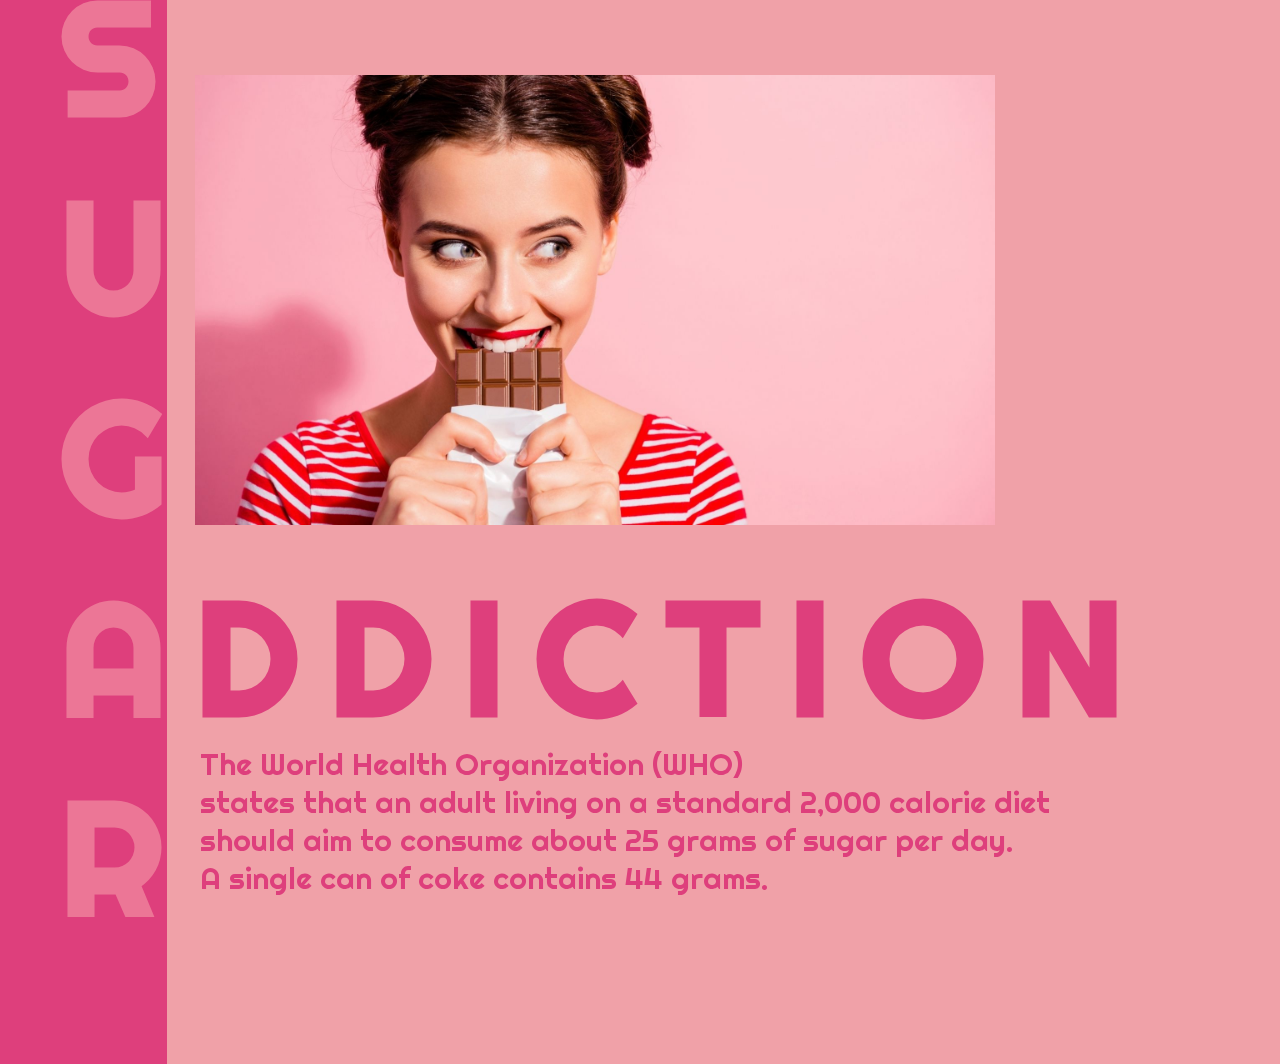
<file: index.html>
<!DOCTYPE html>
<html lang="en" dir="ltr">
  <head>
    <meta charset="utf-8">
    <title>sugar addiction!!!</title>
    <link rel="stylesheet" href="style.css">
  </head>
  <body>
    <div class="menu">
      <p><a class="navLink" href="index.html">HOME</a></p>
      <p><a class="navLink" href="page2.html">ISSUE</a></p>
      <p><a class="navLink" href="page3.html">MORE</a></p>
    </div>

    <div class="theTitle">
      <h1>S<br>U<br>G<br>A<br>R</h1>
  
    </div>

    <<div class="title2">
      <h1>DDICTION</h1>
    </div>

    <div class="intro">
      <p>The World Health Organization (WHO) <br>states that an adult living on a standard 2,000 calorie diet<br>
         should aim to consume about 25 grams of sugar per day.<br>
         A single can of coke contains 44 grams.<p>
    </div>

    <div class="image">
      <img src="cola" />
    </div>
    <div class="image2">
      <img src="choco" />
    </div>

  </body>
</html>
</file>
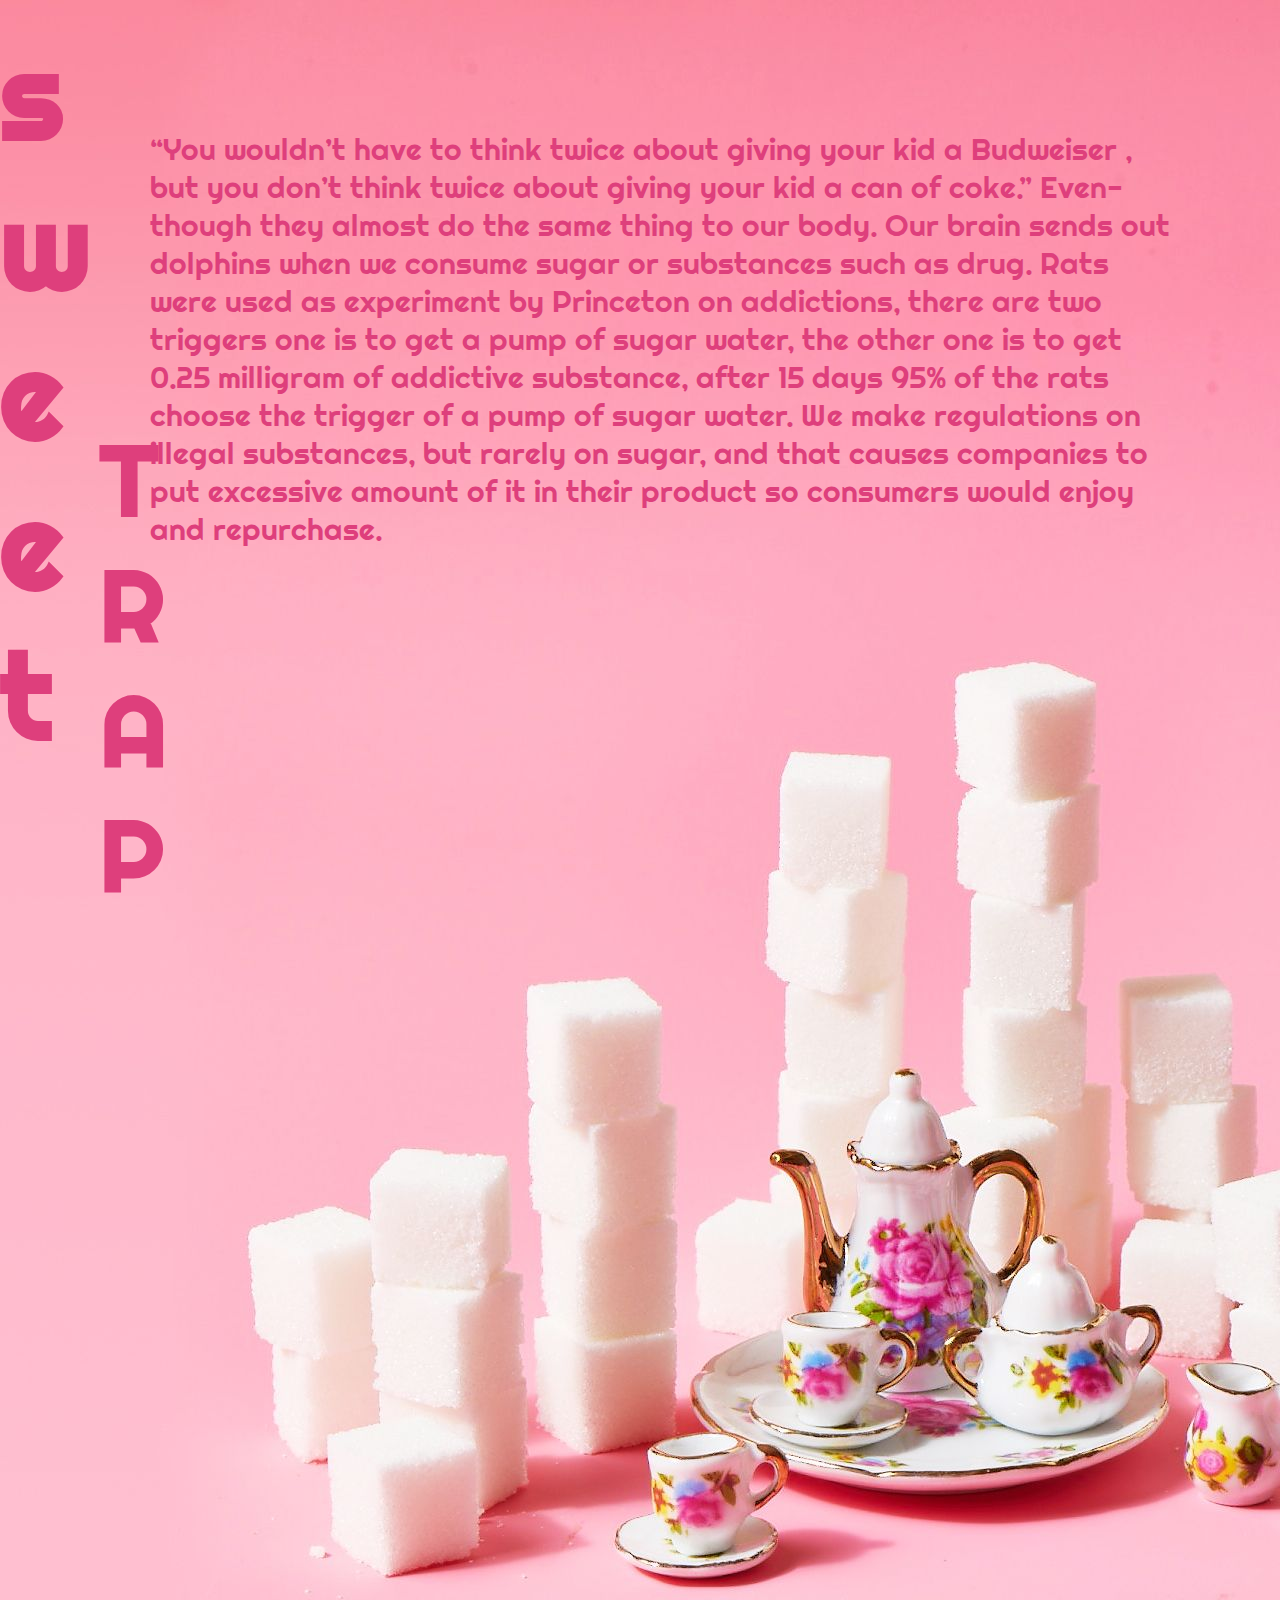
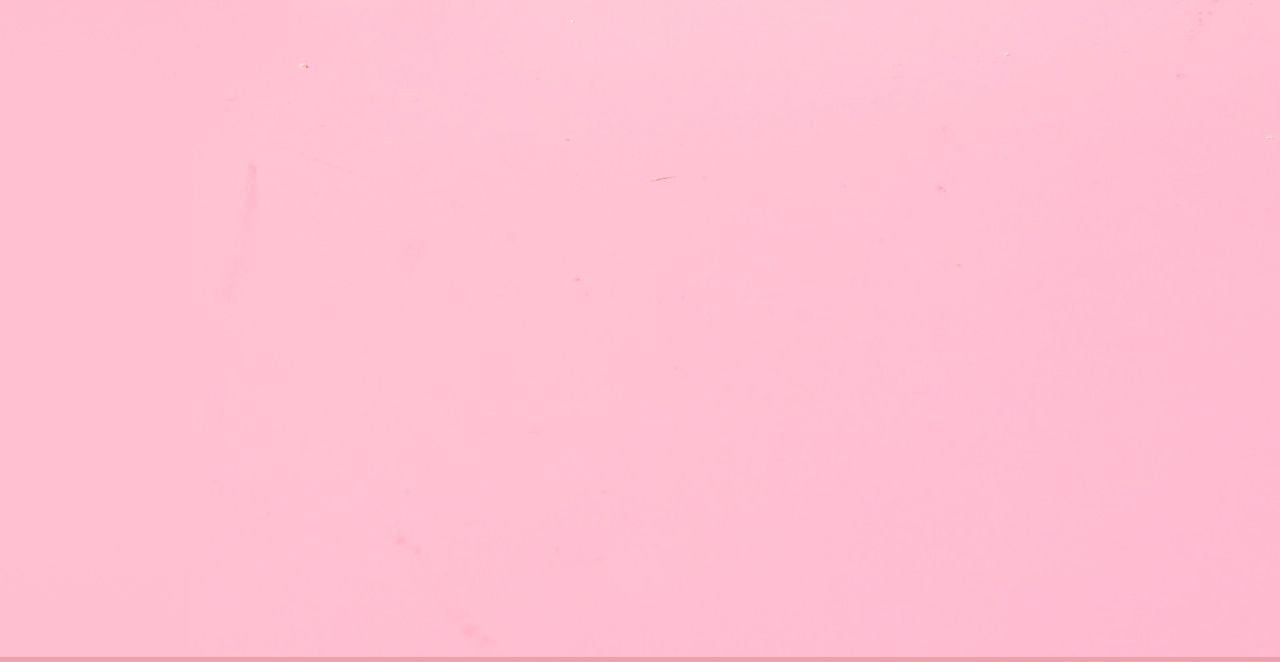
<file: page2.html>
<!DOCTYPE html>
<html lang="en" dir="ltr">
  <head>
    <meta charset="utf-8">
    <title>sugar addiction!!!</title>
    <link rel="stylesheet" href="style.css">

  </head>
  <body>
    <div class="subti">
      <h1>s<br>w<br>e<br>e<br>t<h1>
    </div>
    <div class="subti2">
      <h1>T<br>R<br>A<br>P<h1>
    </div>
    <div class="text">
      <p>“You wouldn’t have to think twice about giving your kid a Budweiser , but you don’t think twice about giving your kid a can of coke.” Even-though they almost do the same thing to our body. Our brain sends out dolphins when we consume sugar or substances such as drug. Rats were used as experiment by Princeton on addictions, there are two triggers one is to get a pump of sugar water, the other one is to get 0.25 milligram of addictive substance, after 15 days 95% of the rats choose the trigger of a pump of sugar water. We make regulations on illegal substances, but rarely on sugar, and that causes companies to put excessive amount of it in their product so consumers would enjoy and repurchase.</p>
    </div>

    <div class="container1">
      <div class="thumbnail"> <img src="sugar-1.jpeg"></div>
    
    </div>

    <div class="menu">
      <p><a class="navLink" href="index.html">HOME</a></p>
      <p><a class="navLink" href="page2.html">ISSUE</a></p>
      <p><a class="navLink" href="page3.html">MORE</a></p>
    </div>
  </body>
</html>
</file>
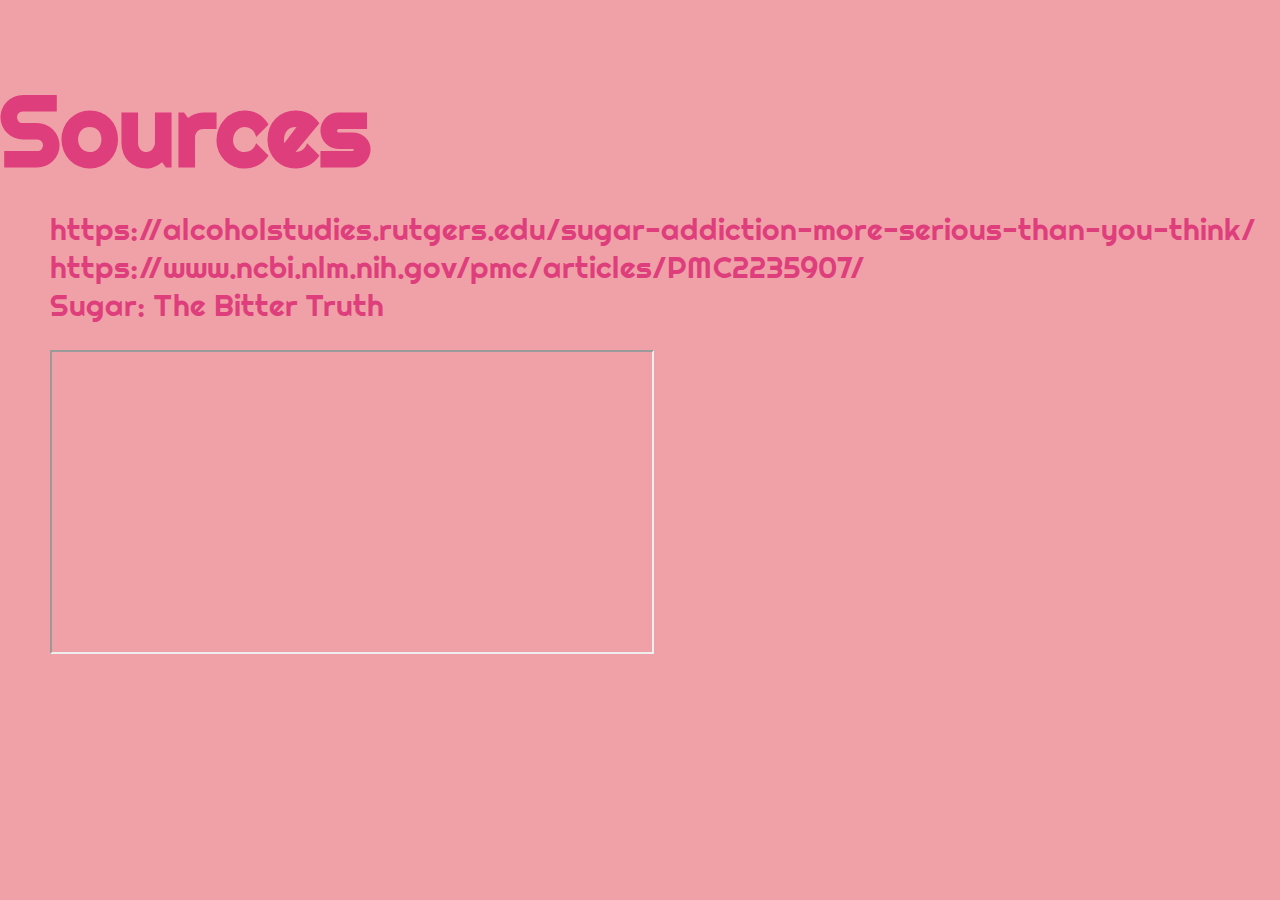
<file: page3.html>
<!DOCTYPE html>
<html lang="en" dir="ltr">
  <head>
    <meta charset="utf-8">
    <title>sugar addiction!!!</title>
    <link rel="stylesheet" href="style.css">

  </head>
  <body>

    <div class="menu">
      <p><a class="navLink" href="index.html">HOME</a></p>
      <p><a class="navLink" href="page2.html">ISSUE</a></p>
      <p><a class="navLink" href="page3.html">MORE</a></p>
    </div>

    <div class="sources">
      <h1>Sources</h1>
    </div>

    <div class="text2">
      <p>https://alcoholstudies.rutgers.edu/sugar-addiction-more-serious-than-you-think/<br>https://www.ncbi.nlm.nih.gov/pmc/articles/PMC2235907/<br>Sugar: The Bitter Truth</p>
    </div>

    <div class="vd">
      <iframe width="600" height="300" src="https://www.youtube.com/watch?v=dBnniua6-oM"</iframe>
    </div>
  </body>
</html>
</file>
<file: style.css>
@import url('https://fonts.googleapis.com/css2?family=Righteous&display=swap');

body {
  background-color: #F0A1A8;
  font-family: 'Righteous', cursive;
  color: #DE3F7C;
  padding: 0;
  margin: 0;
}

.theTitle{
  color: #EC7696;
  font-size: 80px;
  padding-left: 60px;
  position:absolute;
  top: -150px;
  background-color: #DE3F7C;
}

.title2{
  font-size: 80px;
  letter-spacing: 30px;
  padding-left: 195px;
  position:absolute;
  top:450px;
}

.menu{
  font-size: 20px;
  padding-left: 1700px;
  position:fixed;
  top: 750px;
}

.intro{
  font-size: 30px;
  padding-left: 200px;
  position:absolute;
  top:715px;
}

.image img{
  width: 300px;
  padding-left: 1250px;
  position: fixed;
  top:25px;
}

.image2 img{
  width: 800px;
  padding-left: 195px;
  position:  absolute;
  top:75px;
}

.text{
  font-size: 30px;
  position: absolute;
  top:100px;
  padding-left: 150px;
  padding-right: 100px;
}

.subti{
  font-size: 60px;
  position: absolute;
  top:-60px;
}

.subti2{
  font-size: 50px;
  position: absolute;
  padding-left: 100px;
  top:350px;
}

.container1{
  margin-top:0px;
  margin-bottom: 0px;
  padding: 0px;
}

.thumbnail{
  display: inline-block;
  width:32%;
  height:100px;
  padding: 0px;
  margin: 0px;
  background-size: cover;
  background-position: center;
}

.sources{
  font-size: 50px;
}

.text2{
  padding-left: 50px;
  font-size: 30px;
  position: absolute;
  top:180px;
}

.vd{
  position:absolute;
  top:350px;
  padding-left: 50px;
}
</file>
